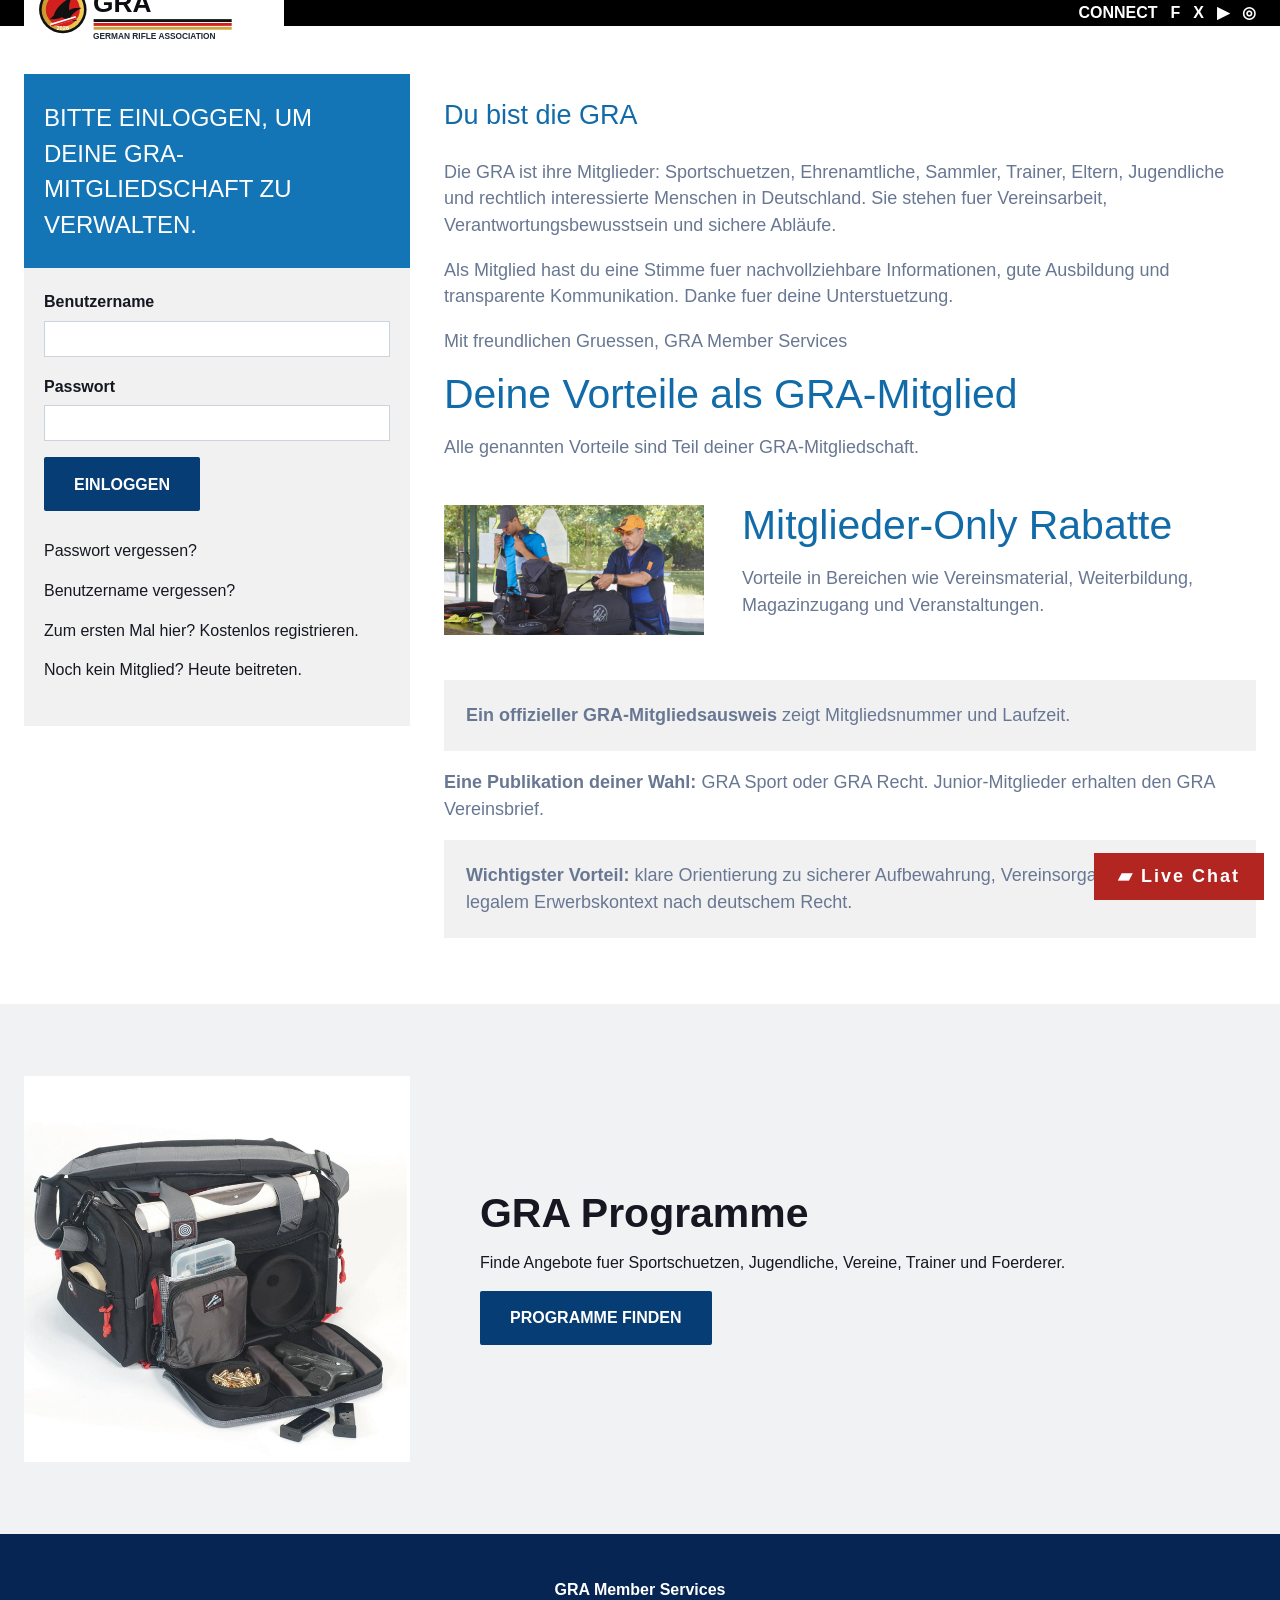
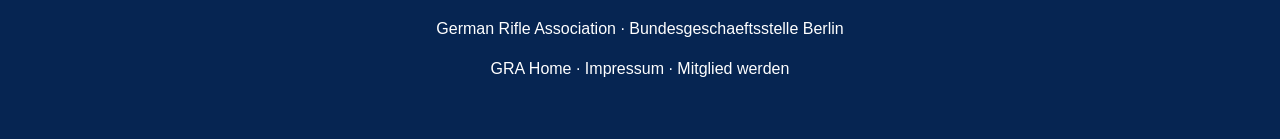
<file: member-services.html>
<!doctype html>
<html lang="de">
<head>
  <meta charset="utf-8">
  <meta name="viewport" content="width=device-width, initial-scale=1">
  <title>GRA Member Services</title>
  <link rel="icon" href="assets/favicon.svg" type="image/svg+xml">
  <link rel="stylesheet" href="styles.css">
</head>
<body>
  <header class="member-services-top">
    <div class="container">
      <a href="index.html"><img src="assets/gra-logo.svg" alt="GRA Member Services"></a>
      <div class="social-row"><span>Connect</span><span>f</span><span>X</span><span>▶</span><span>◎</span></div>
    </div>
  </header>

  <main>
    <section class="section compact">
      <div class="container member-layout">
        <aside class="login-panel">
          <div class="login-title">Bitte einloggen, um deine GRA-Mitgliedschaft zu verwalten.</div>
          <form class="login-body" id="loginForm">
            <div class="field">
              <label for="username">Benutzername</label>
              <input id="username" type="text" autocomplete="username">
            </div>
            <div class="field" style="margin-top: 18px;">
              <label for="password">Passwort</label>
              <input id="password" type="password" autocomplete="current-password">
            </div>
            <button class="btn blue" type="submit" style="margin-top: 16px;">Einloggen</button>
            <p style="margin-top: 28px;"><a href="#help">Passwort vergessen?</a></p>
            <p><a href="#help">Benutzername vergessen?</a></p>
            <p>Zum ersten Mal hier? <a href="join.html">Kostenlos registrieren.</a></p>
            <p>Noch kein Mitglied? <a href="join.html">Heute beitreten.</a></p>
          </form>
        </aside>

        <div class="member-copy">
          <h1>Du bist die GRA</h1>
          <p>Die GRA ist ihre Mitglieder: Sportschuetzen, Ehrenamtliche, Sammler, Trainer, Eltern, Jugendliche und rechtlich interessierte Menschen in Deutschland. Sie stehen fuer Vereinsarbeit, Verantwortungsbewusstsein und sichere Abläufe.</p>
          <p>Als Mitglied hast du eine Stimme fuer nachvollziehbare Informationen, gute Ausbildung und transparente Kommunikation. Danke fuer deine Unterstuetzung.</p>
          <p>Mit freundlichen Gruessen, GRA Member Services</p>

          <h2>Deine Vorteile als GRA-Mitglied</h2>
          <p>Alle genannten Vorteile sind Teil deiner GRA-Mitgliedschaft.</p>

          <div class="benefit-row">
            <img src="assets/gra-shooting-gear.jpg" alt="GRA Mitgliedervorteile">
            <div>
              <h2>Mitglieder-Only Rabatte</h2>
              <p>Vorteile in Bereichen wie Vereinsmaterial, Weiterbildung, Magazinzugang und Veranstaltungen.</p>
            </div>
          </div>

          <div class="notice-box">
            <strong>Ein offizieller GRA-Mitgliedsausweis</strong> zeigt Mitgliedsnummer und Laufzeit.
          </div>
          <p><strong>Eine Publikation deiner Wahl:</strong> GRA Sport oder GRA Recht. Junior-Mitglieder erhalten den GRA Vereinsbrief.</p>
          <div class="notice-box">
            <strong>Wichtigster Vorteil:</strong> klare Orientierung zu sicherer Aufbewahrung, Vereinsorganisation und legalem Erwerbskontext nach deutschem Recht.
          </div>
        </div>
      </div>
    </section>

    <section class="section soft">
      <div class="container" style="display:grid; grid-template-columns: minmax(260px, 386px) 1fr; gap: 70px; align-items:center;">
        <img src="assets/gra-range-bag.jpg" alt="GRA Programme">
        <div>
          <h2>GRA Programme</h2>
          <p>Finde Angebote fuer Sportschuetzen, Jugendliche, Vereine, Trainer und Foerderer.</p>
          <a class="btn blue" href="find.html">Programme finden</a>
        </div>
      </div>
    </section>
  </main>

  <footer class="join-footer">
    <div class="container">
      <p><strong>GRA Member Services</strong></p>
      <p>German Rifle Association · Bundesgeschaeftsstelle Berlin</p>
      <p><a href="index.html">GRA Home</a> · <a href="index.html#sources">Impressum</a> · <a href="join.html">Mitglied werden</a></p>
    </div>
  </footer>

  <div class="chat-widget compact" id="chatWidget">
    <div class="chat-prompt">
      <h3>Wie koennen wir helfen?</h3>
      <div class="chat-actions"><button id="dismissChat" type="button">Schliessen</button><button id="chatNow" type="button">Chat starten</button></div>
    </div>
    <button class="chat-button" id="liveChatButton" type="button">▰ Live Chat</button>
  </div>
  <div class="toast" id="toast" role="status" aria-live="polite"></div>
  <script src="script.js"></script>
</body>
</html>
</file>
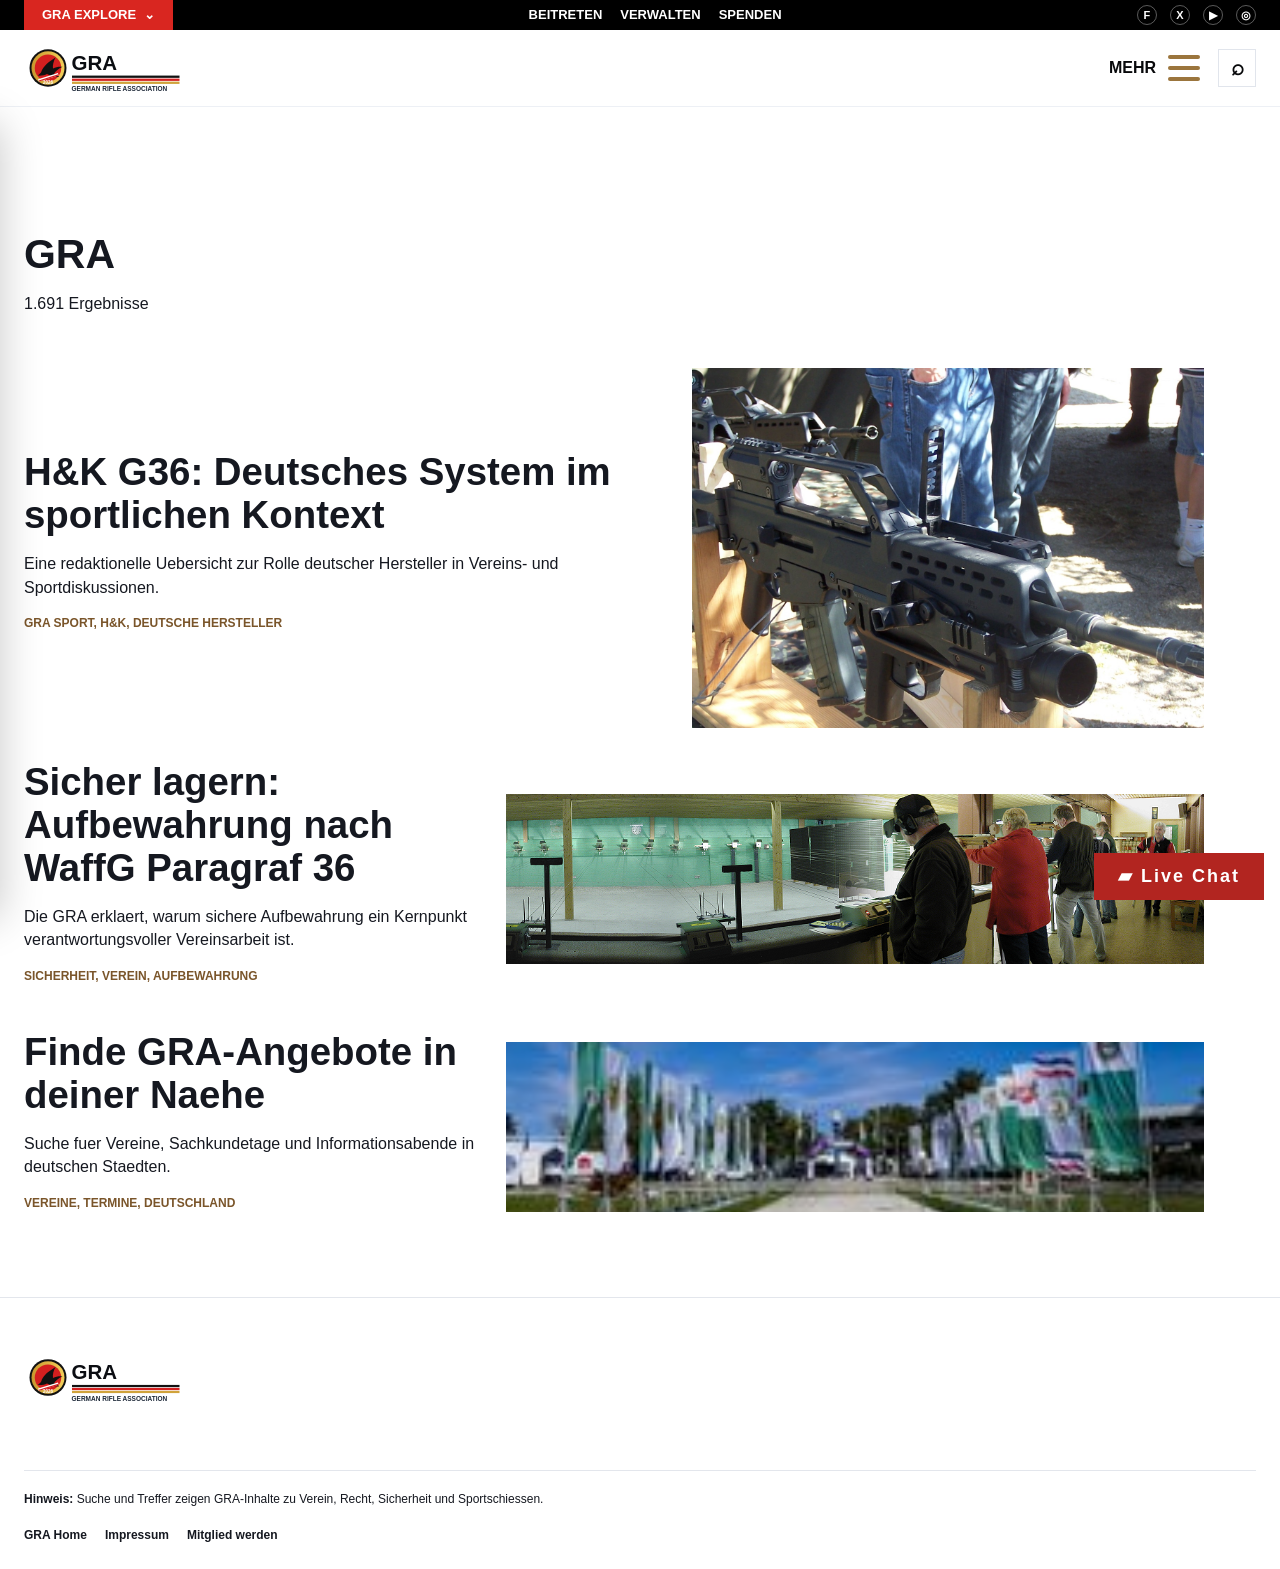
<file: search.html>
<!doctype html>
<html lang="de">
<head>
  <meta charset="utf-8">
  <meta name="viewport" content="width=device-width, initial-scale=1">
  <title>GRA Suche</title>
  <link rel="icon" href="assets/favicon.svg" type="image/svg+xml">
  <link rel="stylesheet" href="styles.css">
</head>
<body>
  <div class="top-strip">
    <div class="container">
      <a class="explore-brand" href="index.html">GRA EXPLORE <span aria-hidden="true">⌄</span></a>
      <nav class="top-links" aria-label="Schnellzugriff">
        <a href="join.html">Beitreten</a>
        <a href="member-services.html">Verwalten</a>
        <a href="join.html#payment">Spenden</a>
      </nav>
      <div class="social-row"><span class="social-dot">f</span><span class="social-dot">X</span><span class="social-dot">▶</span><span class="social-dot">◎</span></div>
    </div>
  </div>

  <header class="main-nav" aria-label="Hauptnavigation">
    <div class="container">
      <a class="brand-logo" href="index.html"><img src="assets/gra-logo.svg" alt="GRA German Rifle Association"></a>
      <nav class="nav-menu" aria-label="Themen">
        <div class="nav-item" data-menu="news"><button class="nav-trigger" type="button">News <span class="chev"></span></button><div class="mega-pop"></div></div>
        <div class="nav-item" data-menu="videos"><button class="nav-trigger" type="button">Videos <span class="chev"></span></button><div class="mega-pop"></div></div>
        <div class="nav-item" data-menu="legal"><button class="nav-trigger" type="button">Recht <span class="chev"></span></button><div class="mega-pop"></div></div>
        <div class="nav-item" data-menu="safety"><button class="nav-trigger" type="button">Sicherheit <span class="chev"></span></button><div class="mega-pop"></div></div>
        <div class="nav-item" data-menu="competitive"><button class="nav-trigger" type="button">Sportschiessen <span class="chev"></span></button><div class="mega-pop"></div></div>
        <div class="nav-item" data-menu="clubs"><button class="nav-trigger" type="button">Vereine <span class="chev"></span></button><div class="mega-pop"></div></div>
        <div class="nav-item" data-menu="events"><button class="nav-trigger" type="button">Events <span class="chev"></span></button><div class="mega-pop"></div></div>
      </nav>
      <div class="nav-actions">
        <button class="more-btn" type="button" data-open-drawer>Mehr <span class="hamburger"><span></span></span></button>
        <button class="icon-btn" type="button" data-open-search aria-label="Suche oeffnen">⌕</button>
      </div>
    </div>
  </header>

  <main class="section">
    <div class="container">
      <header class="page-header">
        <h1 class="page-title" id="searchTerm">GRA</h1>
        <p id="resultCount">Ergebnisse</p>
      </header>
      <div class="search-results" id="searchResults"></div>
    </div>
  </main>

  <footer class="site-footer">
    <div class="container">
      <img class="footer-logo" src="assets/gra-logo.svg" alt="GRA">
      <div class="disclaimer">
        <strong>Hinweis:</strong> Suche und Treffer zeigen GRA-Inhalte zu Verein, Recht, Sicherheit und Sportschiessen.
        <div class="legal-links"><a href="index.html">GRA Home</a><a href="index.html#sources">Impressum</a><a href="join.html">Mitglied werden</a></div>
      </div>
    </div>
  </footer>

  <div class="drawer-backdrop" id="drawerBackdrop"></div>
  <aside class="drawer" id="drawer" aria-label="Mehr Menue">
    <div class="drawer-main">
      <div class="drawer-head"><h2>Quick Links</h2><button class="drawer-close" type="button" data-close-drawer>&times;</button></div>
      <div class="drawer-panel"><a class="drawer-row" href="join.html">GRA-Mitgliedschaft waehlen</a><a class="drawer-row" href="member-services.html">Mitgliedschaft pruefen</a></div>
      <div class="drawer-panel">
        <h3>Interessen</h3>
        <button class="drawer-row" type="button" data-sub="latest-news">Aktuelle Meldungen <span>›</span></button>
        <button class="drawer-row" type="button" data-sub="latest-videos">Videos <span>›</span></button>
        <button class="drawer-row" type="button" data-sub="legislative">Recht & Gesetz <span>›</span></button>
        <button class="drawer-row" type="button" data-sub="safety">Sicherheit <span>›</span></button>
        <button class="drawer-row" type="button" data-sub="competitive">Sportschiessen <span>›</span></button>
        <button class="drawer-row" type="button" data-sub="clubs">Vereine <span>›</span></button>
        <button class="drawer-row" type="button" data-sub="events">Events <span>›</span></button>
      </div>
    </div>
  </aside>

  <div class="search-overlay" id="searchOverlay">
    <form class="container" id="searchForm">
      <input id="siteSearch" type="search" placeholder="GRA durchsuchen">
      <button type="submit">Suchen</button>
      <button class="search-close" id="searchClose" type="button" aria-label="Suche schliessen">&times;</button>
    </form>
  </div>

  <div class="chat-widget compact" id="chatWidget">
    <div class="chat-prompt">
      <h3>Wie koennen wir helfen?</h3>
      <div class="chat-actions"><button id="dismissChat" type="button">Schliessen</button><button id="chatNow" type="button">Chat starten</button></div>
    </div>
    <button class="chat-button" id="liveChatButton" type="button">▰ Live Chat</button>
  </div>
  <div class="toast" id="toast" role="status" aria-live="polite"></div>
  <script src="script.js"></script>
</body>
</html>
</file>
<file: styles.css>
:root {
  --black: #08090b;
  --ink: #151820;
  --muted: #627085;
  --paper: #ffffff;
  --soft: #f4f5f7;
  --line: #d9dee7;
  --blue: #0646d8;
  --navy: #06142b;
  --navy-2: #0b2248;
  --red: #b22520;
  --red-2: #d92620;
  --gold: #9b753d;
  --gold-2: #c9972d;
  --green: #0d7d2a;
  --shadow: 0 18px 40px rgba(0, 0, 0, .22);
  --max: 1294px;
}

* {
  box-sizing: border-box;
}

html {
  scroll-behavior: smooth;
}

body {
  margin: 0;
  font-family: Arial, Helvetica, sans-serif;
  color: var(--ink);
  background: var(--paper);
  line-height: 1.48;
  overflow-x: hidden;
}

body.drawer-open {
  overflow-x: hidden;
}

a {
  color: inherit;
  text-decoration: none;
}

button,
input,
select,
textarea {
  font: inherit;
}

button {
  cursor: pointer;
}

img {
  max-width: 100%;
}

.container {
  width: min(var(--max), calc(100% - 48px));
  margin: 0 auto;
}

.top-strip {
  height: 30px;
  background: #000;
  color: #fff;
  font-size: 13px;
}

.top-strip .container,
.main-nav .container,
.member-ribbon .container {
  display: flex;
  align-items: center;
}

.top-strip .container {
  justify-content: space-between;
  height: 100%;
}

.explore-brand {
  display: inline-flex;
  align-items: center;
  gap: 8px;
  height: 30px;
  padding: 0 18px;
  background: var(--red-2);
  font-weight: 900;
  letter-spacing: 0;
}

.top-links,
.social-row {
  display: flex;
  align-items: center;
  gap: 18px;
  font-weight: 800;
  text-transform: uppercase;
}

.social-row {
  gap: 13px;
}

.social-dot {
  display: inline-flex;
  align-items: center;
  justify-content: center;
  width: 20px;
  height: 20px;
  border-radius: 50%;
  border: 1px solid rgba(255, 255, 255, .35);
  font-size: 11px;
}

.main-nav {
  position: sticky;
  top: 0;
  z-index: 50;
  min-height: 86px;
  background: #fff;
  border-bottom: 1px solid #edf0f5;
}

.main-nav .container {
  min-height: 86px;
  justify-content: space-between;
  gap: 28px;
}

.brand-logo {
  flex: 0 0 auto;
  display: inline-flex;
  align-items: center;
  width: 224px;
}

.brand-logo img {
  display: block;
  width: 100%;
  height: auto;
}

.nav-menu {
  display: flex;
  align-items: stretch;
  justify-content: flex-end;
  gap: 0;
  flex: 1;
  min-height: 86px;
}

.nav-item {
  position: relative;
  display: flex;
}

.nav-trigger,
.icon-btn,
.more-btn {
  border: 0;
  background: transparent;
  color: var(--black);
  font-weight: 900;
  text-transform: uppercase;
}

.nav-trigger {
  display: flex;
  align-items: center;
  gap: 7px;
  height: 86px;
  padding: 0 14px;
  border-left: 1px solid transparent;
  border-right: 1px solid transparent;
}

.nav-item.open .nav-trigger,
.nav-trigger:hover {
  background: #f0f2f5;
  border-color: #dce7fb;
}

.chev {
  display: inline-block;
  width: 8px;
  height: 8px;
  border-right: 2px solid var(--gold);
  border-bottom: 2px solid var(--gold);
  transform: rotate(45deg) translateY(-2px);
}

.nav-item.open .chev {
  transform: rotate(225deg) translateY(-1px);
}

.mega-pop {
  position: absolute;
  left: 0;
  top: 86px;
  display: none;
  width: 350px;
  background: #ededee;
  border-left: 1px solid #cdd5e2;
  border-right: 1px solid #cdd5e2;
  box-shadow: var(--shadow);
  z-index: 55;
}

.nav-item.open .mega-pop {
  display: block;
}

.mega-pop .view-all,
.drawer .view-all {
  display: flex;
  align-items: center;
  justify-content: center;
  width: calc(100% - 40px);
  margin: 28px 20px 26px;
  min-height: 38px;
  background: var(--gold);
  color: #fff;
  font-weight: 900;
  text-transform: uppercase;
}

.mega-section {
  border-top: 1px solid #cbd0d7;
  padding: 18px 20px 22px;
}

.mega-section h3,
.drawer-panel h3 {
  margin: 0 0 15px;
  font-size: 24px;
}

.mega-list,
.drawer-list,
.footer-list {
  list-style: none;
  padding: 0;
  margin: 0;
}

.mega-list li,
.drawer-list li {
  margin: 0;
}

.mega-list a,
.drawer-list a {
  display: block;
  padding: 10px 0;
  font-weight: 900;
  text-transform: uppercase;
}

.nav-actions {
  display: flex;
  align-items: center;
  gap: 10px;
  margin-left: 12px;
}

.more-btn {
  display: inline-flex;
  align-items: center;
  gap: 12px;
  min-height: 48px;
  padding: 0 8px;
}

.hamburger,
.close-bars {
  position: relative;
  display: inline-block;
  width: 32px;
  height: 26px;
}

.hamburger::before,
.hamburger::after,
.hamburger span {
  position: absolute;
  left: 0;
  width: 32px;
  height: 4px;
  border-radius: 4px;
  background: var(--gold);
  content: "";
}

.hamburger::before {
  top: 0;
}

.hamburger span {
  top: 11px;
}

.hamburger::after {
  bottom: 0;
}

.close-bars::before,
.close-bars::after {
  position: absolute;
  top: 11px;
  left: -1px;
  width: 34px;
  height: 4px;
  background: var(--gold);
  content: "";
}

.close-bars::before {
  transform: rotate(45deg);
}

.close-bars::after {
  transform: rotate(-45deg);
}

.icon-btn {
  display: inline-flex;
  align-items: center;
  justify-content: center;
  width: 38px;
  height: 38px;
  border: 1px solid #e1e5ec;
  font-size: 22px;
}

.member-ribbon {
  background: var(--blue);
  color: #fff;
  min-height: 46px;
  font-size: 14px;
}

.member-ribbon .container {
  min-height: 46px;
  gap: 10px;
}

.member-ribbon strong {
  font-weight: 900;
}

.member-ribbon a {
  text-decoration: underline;
  margin-left: 12px;
}

.hero {
  background: radial-gradient(circle at 35% 50%, #113773, #071022 52%, #05070d);
  color: #fff;
  min-height: 432px;
}

.hero .container {
  display: grid;
  grid-template-columns: minmax(0, 1.35fr) minmax(340px, .65fr);
  align-items: center;
  gap: 68px;
  padding: 58px 0 70px;
}

.hero h1 {
  margin: 0 0 20px;
  max-width: 820px;
  font-size: clamp(36px, 4vw, 58px);
  line-height: 1.05;
  letter-spacing: 0;
}

.hero p {
  max-width: 810px;
  margin: 0 0 26px;
  font-size: 18px;
  font-weight: 700;
}

.button-row {
  display: flex;
  align-items: center;
  gap: 12px;
  flex-wrap: wrap;
}

.btn {
  display: inline-flex;
  align-items: center;
  justify-content: center;
  min-height: 54px;
  padding: 0 30px;
  border: 0;
  border-radius: 2px;
  background: var(--gold);
  color: #fff;
  font-weight: 900;
  text-transform: uppercase;
}

.btn.red {
  background: var(--red-2);
}

.btn.blue {
  background: #073d75;
}

.btn.dark {
  background: #111;
}

.btn.outline {
  border: 1px solid currentColor;
  background: transparent;
}

.btn.wide {
  width: 100%;
}

.hero-card {
  width: 100%;
  max-width: 460px;
  justify-self: center;
  filter: drop-shadow(0 12px 24px rgba(0, 0, 0, .25));
}

.hero-card img {
  display: block;
  width: 100%;
  border-radius: 8px;
}

.featured-overlap {
  margin-top: -74px;
  padding-bottom: 46px;
}

.news-grid,
.interest-grid,
.footer-grid,
.tile-grid {
  display: grid;
  gap: 26px;
}

.news-grid {
  grid-template-columns: repeat(3, minmax(0, 1fr));
}

.news-card,
.interest-card,
.service-tile,
.offer-row,
.result-row {
  overflow: hidden;
  background: #fff;
}

.news-card img,
.interest-card img,
.service-tile img {
  display: block;
  width: 100%;
  height: 170px;
  object-fit: cover;
}

.news-card h2,
.interest-card h3 {
  margin: 12px 0 10px;
  font-size: 25px;
  line-height: 1.08;
}

.news-card .meta,
.interest-card .meta,
.result-meta {
  color: #7a552a;
  font-size: 12px;
  font-weight: 900;
  text-transform: uppercase;
}

.full-button {
  margin: 40px 0 10px;
  width: 100%;
  min-height: 54px;
  background: #073763;
}

.section {
  padding: 72px 0;
}

.section.compact {
  padding: 48px 0;
}

.section.dark {
  background: radial-gradient(circle at 35% 38%, #153b7d, #050915 66%);
  color: #fff;
}

.section.soft {
  background: #f1f2f4;
}

.section h2,
.page-title,
.section-title {
  margin: 0 0 16px;
  font-size: clamp(34px, 3.2vw, 52px);
  line-height: 1.05;
  letter-spacing: 0;
}

.eyebrow {
  margin: 0 0 6px;
  font-weight: 900;
  text-transform: uppercase;
  color: #111;
}

.dark .eyebrow {
  color: #fff;
}

.tile-grid {
  grid-template-columns: repeat(3, minmax(0, 1fr));
}

.service-tile {
  display: grid;
  grid-template-columns: 1fr 136px;
  min-height: 126px;
  color: #fff;
  border-radius: 6px;
}

.service-tile .tile-copy {
  padding: 18px 16px;
}

.service-tile h3 {
  margin: 0 0 4px;
  font-size: 22px;
}

.service-tile p {
  margin: 0 0 8px;
  font-weight: 700;
}

.tile-blue {
  background: #1475b6;
}

.tile-navy {
  background: #16156c;
}

.tile-red {
  background: #e01921;
}

.tile-gold {
  background: #a48c61;
}

.tile-green {
  background: #087d19;
}

.tile-yellow {
  background: #e0bf32;
  color: #111;
}

.legal-layout,
.media-layout,
.events-layout,
.member-layout,
.join-intro {
  display: grid;
  grid-template-columns: minmax(0, .9fr) minmax(0, 1.4fr);
  gap: 34px;
  align-items: start;
}

.legal-layout > *,
.media-layout > *,
.events-layout > *,
.member-layout > *,
.join-intro > *,
.legal-feature > *,
.media-feature > *,
.news-grid > *,
.interest-grid > *,
.tile-grid > *,
.footer-grid > * {
  min-width: 0;
}

.legal-feature,
.media-feature {
  display: grid;
  grid-template-columns: minmax(260px, .62fr) minmax(420px, 1fr);
  gap: 26px;
  align-items: start;
}

.legal-feature img,
.media-feature img,
.events-layout img,
.member-hero-img img {
  width: 100%;
  display: block;
  object-fit: cover;
  border-radius: 8px;
}

.legal-feature img,
.media-feature img {
  height: 360px;
}

.story-title {
  margin: 0 0 12px;
  font-size: clamp(30px, 3vw, 45px);
  line-height: 1.05;
}

.story-list {
  display: grid;
  gap: 18px;
  margin-top: 12px;
}

.story-list article {
  display: grid;
  grid-template-columns: 1fr 86px;
  gap: 18px;
  align-items: start;
}

.story-list img {
  width: 86px;
  height: 58px;
  object-fit: cover;
}

.quote-grid {
  display: grid;
  grid-template-columns: repeat(3, minmax(0, 1fr));
  gap: 18px;
  margin-top: 34px;
}

.law-quote {
  min-height: 138px;
  padding: 20px;
  background: #f0f3f7;
  border-left: 5px solid var(--gold);
}

.law-quote blockquote {
  margin: 0 0 8px;
  font-size: 20px;
  font-weight: 900;
}

.media-layout {
  grid-template-columns: minmax(260px, .4fr) minmax(440px, 1fr);
}

.media-lead h3 {
  margin: 0 0 16px;
  font-size: 34px;
  line-height: 1.1;
}

.media-thumbs {
  display: grid;
  grid-template-columns: repeat(4, minmax(0, 1fr));
  gap: 26px;
  margin-top: 30px;
}

.media-thumbs img {
  width: 100%;
  height: 170px;
  object-fit: cover;
}

.find-panel {
  text-align: center;
}

.legend-row {
  display: flex;
  justify-content: center;
  gap: 30px;
  margin: 30px 0;
  flex-wrap: wrap;
}

.pin {
  display: inline-flex;
  align-items: center;
  gap: 8px;
  font-weight: 700;
}

.pin::before {
  width: 18px;
  height: 18px;
  border-radius: 50% 50% 50% 0;
  transform: rotate(-45deg);
  background: var(--gold-2);
  content: "";
}

.pin.green::before {
  background: var(--green);
}

.table-wrap {
  overflow-x: auto;
  border: 1px solid #dde2ea;
}

table {
  width: 100%;
  min-width: 820px;
  border-collapse: collapse;
  background: #fff;
}

th {
  background: #073d75;
  color: #fff;
  text-align: left;
  font-size: 13px;
  text-transform: uppercase;
}

th,
td {
  padding: 14px 12px;
  border-right: 1px solid #dde2ea;
}

tbody tr:nth-child(even) {
  background: #f2f2f3;
}

.pagination {
  display: flex;
  align-items: center;
  justify-content: space-between;
  min-height: 58px;
  padding: 0 12px;
  border: 1px solid #dde2ea;
  border-top: 0;
}

.events-layout {
  grid-template-columns: minmax(280px, .55fr) minmax(420px, 1fr);
}

.event-list {
  display: grid;
  gap: 16px;
}

.event-item {
  display: grid;
  grid-template-columns: 1fr 180px;
  align-items: center;
  gap: 20px;
  min-height: 120px;
  padding: 18px;
  background: #f2f2f3;
}

.event-item h3 {
  margin: 0 0 8px;
  font-size: 26px;
}

.interest-grid {
  grid-template-columns: repeat(4, minmax(0, 1fr));
}

.interest-card {
  background: #f2f2f3;
}

.interest-card .copy {
  padding: 14px 16px 20px;
}

.site-footer {
  padding: 56px 0 24px;
  border-top: 1px solid #e3e6ec;
  background: #fff;
}

.footer-logo {
  width: 190px;
  margin-bottom: 26px;
}

.footer-grid {
  grid-template-columns: .9fr repeat(3, 1fr);
  align-items: start;
}

.footer-list a {
  display: block;
  padding: 2px 0;
}

.footer-heading {
  margin: 0 0 8px;
  font-weight: 900;
  text-transform: uppercase;
}

.disclaimer {
  margin-top: 36px;
  padding-top: 20px;
  border-top: 1px solid #e3e6ec;
  font-size: 12px;
}

.legal-links {
  display: flex;
  gap: 18px;
  flex-wrap: wrap;
  margin-top: 18px;
  font-weight: 700;
}

.promo-backdrop {
  position: fixed;
  inset: 0;
  display: none;
  align-items: flex-start;
  justify-content: center;
  padding-top: 88px;
  background: rgba(0, 0, 0, .48);
  z-index: 120;
}

.promo-backdrop.show {
  display: flex;
}

.promo-modal {
  position: relative;
  width: min(500px, calc(100vw - 32px));
  padding: 14px;
  background: #fff;
  border-radius: 8px;
  box-shadow: var(--shadow);
}

.promo-modal img {
  display: block;
  width: 100%;
  border-radius: 4px;
}

.close-x {
  position: absolute;
  top: 8px;
  right: 10px;
  width: 40px;
  height: 40px;
  border: 0;
  background: transparent;
  color: #777;
  font-size: 34px;
  line-height: 1;
}

.promo-caption {
  display: grid;
  grid-template-columns: 1fr auto;
  gap: 12px;
  align-items: center;
  margin-top: 12px;
}

.promo-caption h2 {
  margin: 0;
  font-size: 28px;
}

.promo-caption p {
  margin: 2px 0 0;
}

.newsletter-bar,
.success-bar {
  position: fixed;
  left: 0;
  right: 0;
  bottom: 0;
  z-index: 95;
  min-height: 82px;
  background: #a92520;
  color: #fff;
}

.newsletter-bar.hidden,
.success-bar.hidden {
  display: none;
}

.newsletter-bar .container,
.success-bar .container {
  position: relative;
  min-height: 82px;
  display: flex;
  align-items: center;
  justify-content: center;
  gap: 24px;
}

.newsletter-bar h2,
.success-bar h2 {
  margin: 0;
  font-size: 28px;
}

.newsletter-form {
  display: flex;
  min-width: min(440px, 100%);
}

.newsletter-form input {
  flex: 1;
  min-height: 54px;
  border: 0;
  padding: 0 14px;
}

.newsletter-form button {
  min-height: 54px;
  min-width: 140px;
  border: 0;
  background: #111;
  color: #fff;
  font-weight: 900;
}

.bar-close {
  position: absolute;
  right: -20px;
  top: 8px;
  border: 0;
  background: transparent;
  color: #fff;
  font-size: 26px;
}

.interest-panel {
  position: fixed;
  left: 0;
  right: 0;
  bottom: 0;
  z-index: 105;
  display: none;
  background: #a92520;
  color: #fff;
  padding: 28px 0 18px;
}

.interest-panel.show {
  display: block;
}

.interest-panel h2 {
  text-align: center;
  margin: 0 0 20px;
  font-size: 28px;
}

.interest-columns {
  display: grid;
  grid-template-columns: 1fr 1fr .95fr;
  gap: 42px;
}

.check-list {
  display: grid;
  gap: 9px;
}

.check-list label {
  display: flex;
  align-items: center;
  gap: 12px;
  font-weight: 700;
}

.check-list input {
  width: 22px;
  height: 22px;
  accent-color: #fff;
}

.interest-panel .btn {
  display: flex;
  margin: 24px auto 0;
  width: min(340px, 100%);
}

.chat-widget {
  position: fixed;
  right: 16px;
  bottom: 0;
  z-index: 90;
}

.chat-button {
  display: none;
  min-height: 47px;
  padding: 0 24px;
  border: 0;
  background: var(--red);
  color: #fff;
  font-size: 18px;
  font-weight: 900;
  letter-spacing: 2px;
}

.chat-widget.compact .chat-button {
  display: inline-flex;
  align-items: center;
  gap: 12px;
}

.chat-prompt {
  width: 316px;
  padding: 20px 16px;
  background: var(--red);
  color: #fff;
  text-align: center;
}

.chat-widget.compact .chat-prompt {
  display: none;
}

.chat-prompt h3 {
  margin: 0 0 20px;
  font-size: 20px;
  letter-spacing: 1px;
}

.chat-actions {
  display: grid;
  grid-template-columns: 1fr 1fr;
  gap: 16px;
}

.chat-actions button {
  min-height: 38px;
  border: 1px solid #fff;
  background: transparent;
  color: #fff;
  font-weight: 800;
}

.chat-actions button:last-child {
  background: #fff;
  color: var(--red);
}

.drawer-backdrop {
  position: fixed;
  inset: 0;
  display: none;
  background: rgba(0, 0, 0, .35);
  z-index: 80;
}

.drawer-backdrop.show {
  display: block;
}

.drawer {
  position: fixed;
  left: 0;
  top: 116px;
  bottom: 0;
  z-index: 85;
  width: 318px;
  transform: translateX(-100%);
  background: #ededee;
  overflow-y: auto;
  transition: transform .18s ease;
  box-shadow: var(--shadow);
}

.drawer.show {
  transform: translateX(0);
}

.drawer-head {
  display: flex;
  align-items: center;
  justify-content: space-between;
  padding: 22px 18px 14px;
}

.drawer-head h2 {
  margin: 0;
  font-size: 25px;
}

.drawer-close,
.back-btn {
  border: 0;
  background: transparent;
  color: #777;
  font-size: 32px;
  font-weight: 800;
}

.drawer-panel {
  border-top: 1px solid #c9ced7;
  padding: 20px 18px;
}

.drawer-row {
  display: flex;
  align-items: center;
  justify-content: space-between;
  width: 100%;
  padding: 10px 0;
  border: 0;
  background: transparent;
  text-align: left;
  font-weight: 900;
  text-transform: uppercase;
}

.drawer-sub {
  display: none;
}

.drawer.sub-open .drawer-main {
  display: none;
}

.drawer.sub-open .drawer-sub.active {
  display: block;
}

.search-overlay {
  position: fixed;
  top: 30px;
  left: 0;
  right: 0;
  z-index: 130;
  display: none;
  background: #fff;
  border-bottom: 1px solid #e0e5ed;
}

.search-overlay.show {
  display: block;
}

.search-overlay .container {
  display: grid;
  grid-template-columns: 1fr 150px 54px;
  gap: 0;
  padding: 12px 0;
}

.search-overlay input {
  min-height: 56px;
  border: 1px solid #9cb8df;
  padding: 0 16px;
  font-size: 19px;
}

.search-overlay button {
  border: 0;
  background: var(--gold);
  color: #fff;
  font-weight: 900;
}

.search-overlay .search-close {
  background: #fff;
  color: #111;
  border: 1px solid #e1e5ec;
  font-size: 24px;
}

.page-header {
  padding: 54px 0 36px;
}

.search-results {
  display: grid;
  gap: 32px;
  max-width: 1180px;
}

.result-card {
  display: grid;
  grid-template-columns: minmax(260px, .65fr) minmax(0, 1fr);
  gap: 28px;
  align-items: center;
}

.result-card.featured {
  grid-template-columns: minmax(0, 1fr) minmax(360px, .8fr);
}

.result-card img {
  width: 100%;
  height: 170px;
  object-fit: cover;
}

.result-card.featured img {
  height: 360px;
}

.result-card h2 {
  margin: 0 0 10px;
  font-size: clamp(26px, 3vw, 43px);
  line-height: 1.12;
}

.member-services-top {
  height: 26px;
  background: #000;
  color: #fff;
}

.member-services-top .container {
  display: flex;
  align-items: center;
  justify-content: space-between;
  height: 100%;
}

.member-services-top img {
  width: 260px;
  padding: 3px 8px;
  border-radius: 4px;
  background: #fff;
}

.login-panel {
  background: #f1f1f2;
}

.login-title {
  padding: 26px 20px;
  background: #1475b6;
  color: #fff;
  font-size: 24px;
  text-transform: uppercase;
}

.login-body {
  padding: 22px 20px 28px;
}

.form-grid {
  display: grid;
  grid-template-columns: repeat(2, minmax(0, 1fr));
  gap: 18px 12px;
}

.form-grid .full {
  grid-column: 1 / -1;
}

.field label {
  display: block;
  margin-bottom: 7px;
  font-weight: 900;
}

.field input,
.field select {
  width: 100%;
  min-height: 36px;
  border: 1px solid #cbd3df;
  padding: 0 12px;
}

.member-layout {
  grid-template-columns: 386px 1fr;
}

.member-copy {
  color: #687792;
  font-size: 18px;
}

.member-copy h1,
.member-copy h2 {
  color: #116ba8;
  font-weight: 400;
}

.benefit-row {
  display: grid;
  grid-template-columns: 260px minmax(0, 1fr);
  gap: 38px;
  align-items: center;
  margin: 44px 0;
}

.notice-box {
  padding: 22px;
  background: #f1f1f2;
  margin: 18px 0;
}

.gift-strip {
  background: #eef1f5;
  min-height: 80px;
}

.gift-strip .container {
  display: flex;
  align-items: center;
  justify-content: space-between;
  gap: 20px;
  min-height: 80px;
}

.gift-strip h2 {
  margin: 0;
  font-size: 28px;
  text-transform: uppercase;
}

.gift-icons {
  display: flex;
  gap: 26px;
  align-items: center;
  flex: 1;
  justify-content: center;
}

.gift-icons img {
  height: 58px;
  width: 90px;
  object-fit: cover;
  border-radius: 4px;
}

.join-header {
  background: #0f1d35;
  color: #fff;
  min-height: 90px;
}

.join-header .container {
  min-height: 90px;
  display: flex;
  align-items: center;
  justify-content: center;
  gap: 20px;
}

.join-header img {
  width: 185px;
  padding: 4px 8px;
  border-radius: 4px;
  background: #fff;
}

.join-hero {
  background: #e6e6e6;
  padding: 56px 0 42px;
}

.join-intro {
  align-items: center;
}

.join-intro h1 {
  margin: 0 0 12px;
  color: #21476d;
  font-size: 38px;
}

.join-options {
  padding: 28px 0 50px;
}

.offer-row {
  display: grid;
  grid-template-columns: 250px minmax(0, 1fr) 120px 170px;
  align-items: center;
  gap: 28px;
  min-height: 206px;
  border-top: 1px solid #111;
}

.offer-row img {
  width: 230px;
  height: 150px;
  object-fit: cover;
  border-radius: 4px;
}

.offer-row h2 {
  margin: 0 0 5px;
  font-size: 25px;
}

.price {
  color: #29486e;
  font-size: 50px;
  font-weight: 400;
}

.magazines {
  text-align: center;
  padding: 54px 0;
  border-top: 1px solid #ddd;
  border-bottom: 1px solid #ddd;
}

.magazine-options {
  display: flex;
  justify-content: center;
  gap: 64px;
  margin: 22px 0 28px;
  flex-wrap: wrap;
}

.magazine-options img {
  width: 210px;
  height: 280px;
  object-fit: cover;
  box-shadow: 12px 12px 16px rgba(0, 0, 0, .16);
}

.info-form,
.payment-form {
  max-width: 1100px;
  margin: 0 auto;
}

.sms-box {
  padding: 18px 24px;
  border: 2px solid #d1d1d1;
  border-radius: 8px;
}

.payment-icons {
  display: flex;
  gap: 18px;
  align-items: center;
  margin-bottom: 18px;
}

.pay-badge {
  display: inline-flex;
  align-items: center;
  justify-content: center;
  min-width: 58px;
  min-height: 28px;
  padding: 0 8px;
  border-radius: 4px;
  background: #0d58a8;
  color: #fff;
  font-size: 12px;
  font-weight: 900;
}

.pay-badge.alt {
  background: #fff;
  color: #111;
  border: 1px solid #888;
}

.captcha-mock {
  width: 302px;
  min-height: 76px;
  margin: 28px auto;
  display: flex;
  align-items: center;
  justify-content: center;
  gap: 12px;
  border: 1px solid #d3d3d3;
  background: #fafafa;
}

.captcha-mock span:first-child {
  width: 28px;
  height: 28px;
  border: 2px solid #555;
  display: inline-block;
}

.join-footer {
  padding: 28px 0 42px;
  background: #062552;
  color: #fff;
  text-align: center;
}

.accordion {
  border-top: 1px solid #d8dde6;
}

.accordion button {
  display: flex;
  align-items: center;
  justify-content: space-between;
  width: 100%;
  min-height: 50px;
  padding: 0;
  border: 0;
  border-bottom: 1px solid #d8dde6;
  background: transparent;
  text-align: left;
  font-size: 22px;
  font-weight: 900;
}

.accordion-content {
  display: none;
  padding: 16px 0 24px;
}

.accordion-item.open .accordion-content {
  display: block;
}

.sticky-actions {
  position: sticky;
  bottom: 0;
  z-index: 45;
  background: #0f1d35;
}

.sticky-actions .container {
  display: grid;
  grid-template-columns: 1fr 1fr;
  gap: 26px;
  padding: 18px 0;
}

.toast {
  position: fixed;
  left: 50%;
  bottom: 98px;
  transform: translateX(-50%);
  z-index: 160;
  display: none;
  max-width: min(560px, calc(100vw - 32px));
  padding: 14px 18px;
  background: #111;
  color: #fff;
  font-weight: 700;
  box-shadow: var(--shadow);
}

.toast.show {
  display: block;
}

@media (max-width: 1320px) {
  .nav-menu {
    display: none;
  }

  .main-nav .container {
    min-height: 76px;
  }

  .main-nav {
    min-height: 76px;
  }

  .brand-logo {
    width: 190px;
  }

  .drawer {
    top: 106px;
  }

  .hero .container,
  .legal-layout,
  .media-layout,
  .events-layout,
  .join-intro {
    grid-template-columns: 1fr;
  }

  .hero-card {
    justify-self: start;
    max-width: 430px;
  }
}

@media (max-width: 920px) {
  .container {
    width: min(var(--max), calc(100% - 28px));
  }

  .top-links,
  .social-row,
  .gift-icons {
    display: none;
  }

  .news-grid,
  .tile-grid,
  .interest-grid,
  .quote-grid,
  .footer-grid,
  .interest-columns,
  .legal-feature,
  .media-feature,
  .member-layout,
  .benefit-row,
  .offer-row,
  .form-grid {
    grid-template-columns: 1fr;
  }

  .service-tile {
    grid-template-columns: 1fr;
  }

  .service-tile img {
    height: 180px;
  }

  .media-thumbs {
    grid-template-columns: repeat(2, minmax(0, 1fr));
  }

  .event-item {
    grid-template-columns: 1fr;
  }

  .newsletter-bar .container,
  .success-bar .container {
    flex-direction: column;
    padding: 14px 0;
    text-align: center;
  }

  .newsletter-form {
    width: 100%;
  }

  .bar-close {
    right: 0;
  }

  .result-card,
  .result-card.featured {
    grid-template-columns: 1fr;
  }

  .offer-row {
    padding: 24px 0;
    text-align: center;
  }

  .offer-row img {
    margin: 0 auto;
  }
}

@media (max-width: 620px) {
  .hero .container {
    padding: 44px 0 56px;
  }

  .hero h1 {
    font-size: 36px;
  }

  .newsletter-form {
    display: grid;
    grid-template-columns: 1fr;
  }

  .chat-widget {
    left: 12px;
    right: 12px;
  }

  .chat-prompt {
    width: 100%;
  }

  .drawer {
    width: min(318px, 92vw);
  }

  .search-overlay .container {
    grid-template-columns: 1fr 84px 44px;
  }

  .sticky-actions .container {
    grid-template-columns: 1fr;
  }
}
</file>
